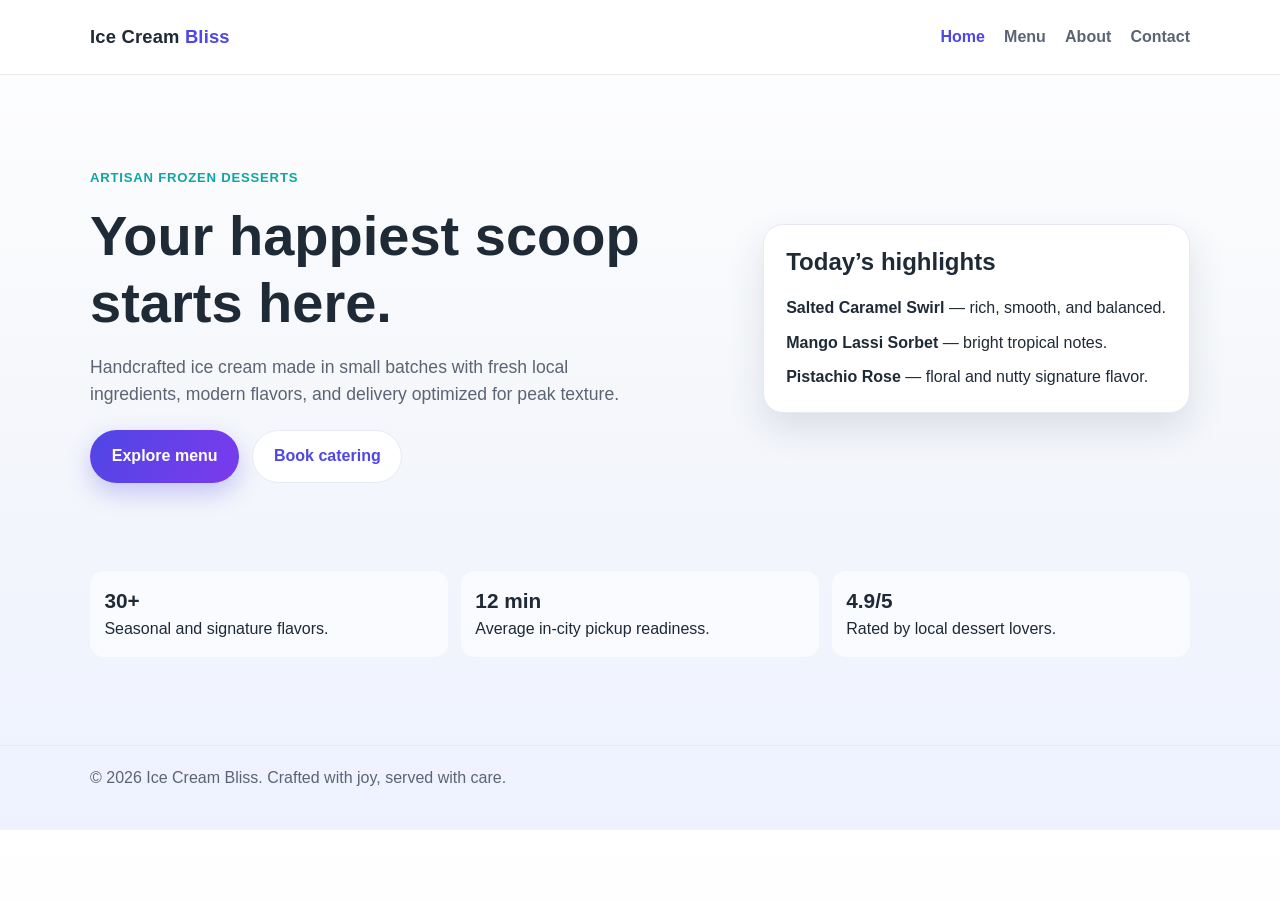
<file: index.html>
<!DOCTYPE html>
<html lang="en">
  <head>
    <meta charset="UTF-8" />
    <meta name="viewport" content="width=device-width, initial-scale=1.0" />
    <title>Ice Cream Bliss | Premium Scoop Experience</title>
    <link rel="stylesheet" href="styles.css" />
  </head>
  <body>
    <header class="site-header">
      <div class="container nav">
        <a class="brand" href="index.html">Ice Cream <span>Bliss</span></a>
        <ul class="nav-links">
          <li><a class="active" href="index.html">Home</a></li>
          <li><a href="menu.html">Menu</a></li>
          <li><a href="about.html">About</a></li>
          <li><a href="contact.html">Contact</a></li>
        </ul>
      </div>
    </header>

    <main>
      <section class="hero">
        <div class="container hero-grid">
          <div>
            <p class="kicker">Artisan frozen desserts</p>
            <h1>Your happiest scoop starts here.</h1>
            <p class="lead">
              Handcrafted ice cream made in small batches with fresh local ingredients,
              modern flavors, and delivery optimized for peak texture.
            </p>
            <div class="actions">
              <a class="btn btn-primary" href="menu.html">Explore menu</a>
              <a class="btn btn-secondary" href="contact.html">Book catering</a>
            </div>
          </div>

          <aside class="panel">
            <h2>Today’s highlights</h2>
            <ul class="contact-list">
              <li><strong>Salted Caramel Swirl</strong> — rich, smooth, and balanced.</li>
              <li><strong>Mango Lassi Sorbet</strong> — bright tropical notes.</li>
              <li><strong>Pistachio Rose</strong> — floral and nutty signature flavor.</li>
            </ul>
          </aside>
        </div>
      </section>

      <section class="section">
        <div class="container stats">
          <article class="stat">
            <strong>30+</strong>
            Seasonal and signature flavors.
          </article>
          <article class="stat">
            <strong>12 min</strong>
            Average in-city pickup readiness.
          </article>
          <article class="stat">
            <strong>4.9/5</strong>
            Rated by local dessert lovers.
          </article>
        </div>
      </section>
    </main>

    <footer class="footer">
      <div class="container">© 2026 Ice Cream Bliss. Crafted with joy, served with care.</div>
    </footer>
  </body>
</html>
</file>
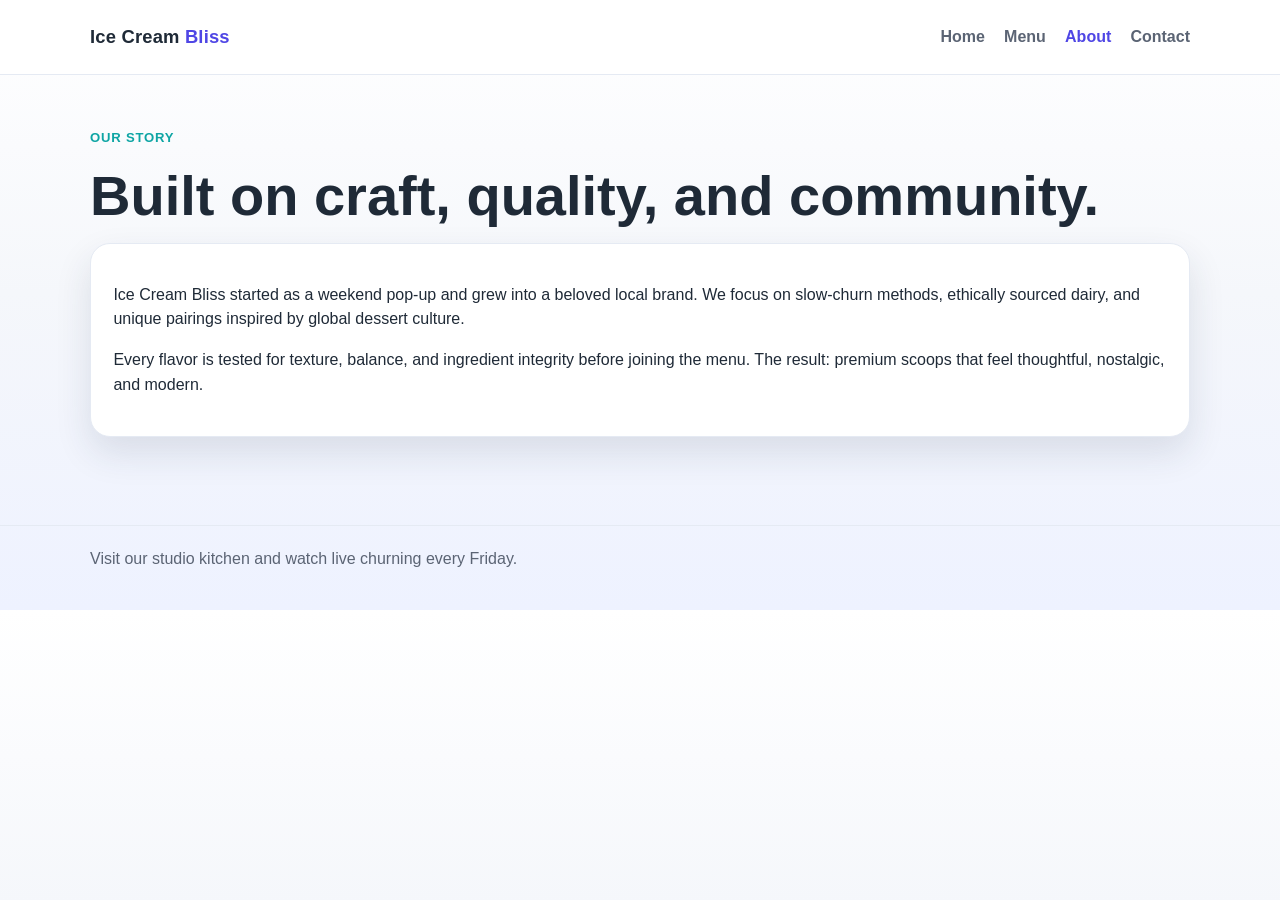
<file: about.html>
<!DOCTYPE html>
<html lang="en">
  <head>
    <meta charset="UTF-8" />
    <meta name="viewport" content="width=device-width, initial-scale=1.0" />
    <title>Ice Cream Bliss | About</title>
    <link rel="stylesheet" href="styles.css" />
  </head>
  <body>
    <header class="site-header">
      <div class="container nav">
        <a class="brand" href="index.html">Ice Cream <span>Bliss</span></a>
        <ul class="nav-links">
          <li><a href="index.html">Home</a></li>
          <li><a href="menu.html">Menu</a></li>
          <li><a class="active" href="about.html">About</a></li>
          <li><a href="contact.html">Contact</a></li>
        </ul>
      </div>
    </header>

    <main class="section">
      <div class="container">
        <p class="kicker">Our story</p>
        <h1>Built on craft, quality, and community.</h1>
        <div class="panel">
          <p>
            Ice Cream Bliss started as a weekend pop-up and grew into a beloved local brand.
            We focus on slow-churn methods, ethically sourced dairy, and unique pairings inspired
            by global dessert culture.
          </p>
          <p>
            Every flavor is tested for texture, balance, and ingredient integrity before joining
            the menu. The result: premium scoops that feel thoughtful, nostalgic, and modern.
          </p>
        </div>
      </div>
    </main>

    <footer class="footer">
      <div class="container">Visit our studio kitchen and watch live churning every Friday.</div>
    </footer>
  </body>
</html>
</file>
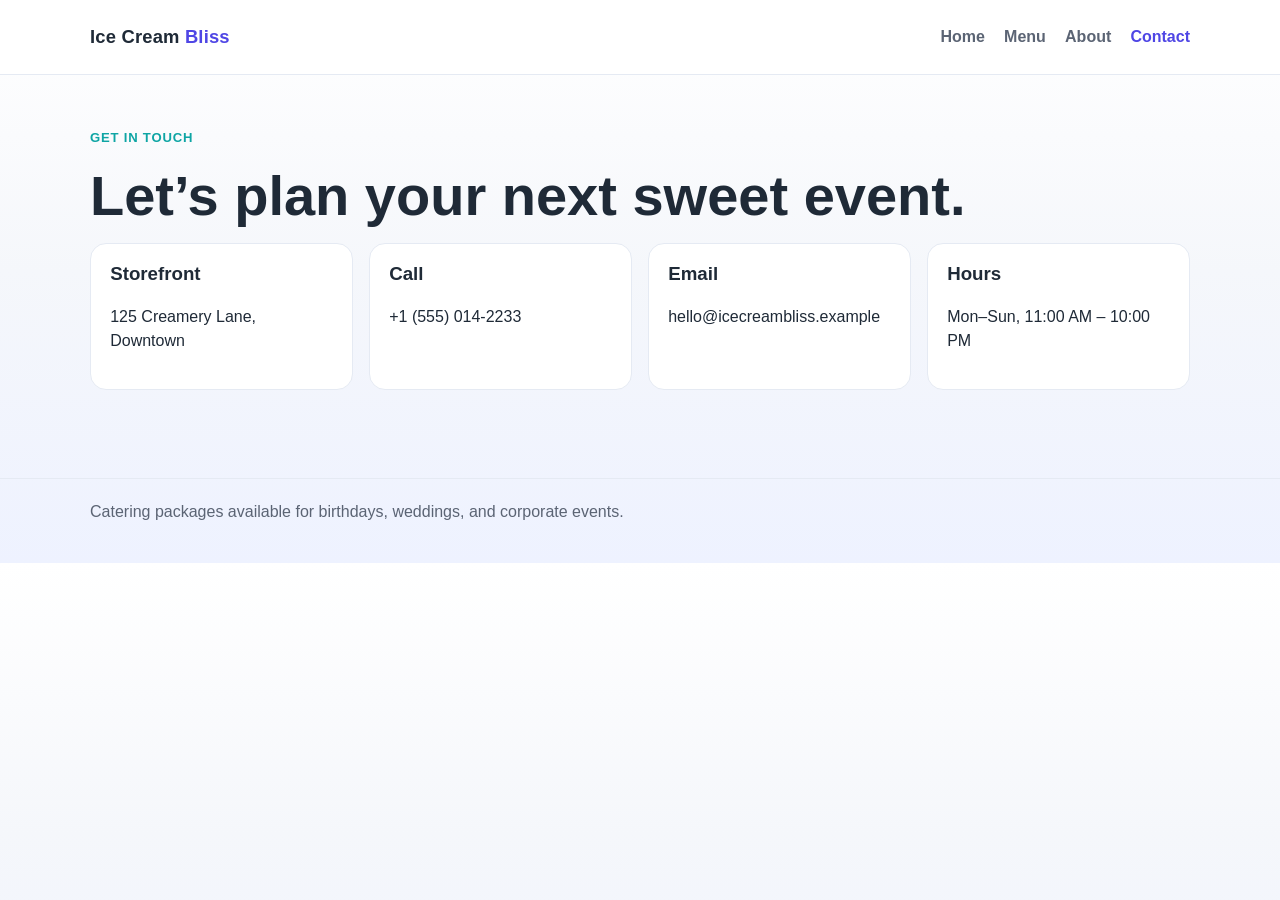
<file: contact.html>
<!DOCTYPE html>
<html lang="en">
  <head>
    <meta charset="UTF-8" />
    <meta name="viewport" content="width=device-width, initial-scale=1.0" />
    <title>Ice Cream Bliss | Contact</title>
    <link rel="stylesheet" href="styles.css" />
  </head>
  <body>
    <header class="site-header">
      <div class="container nav">
        <a class="brand" href="index.html">Ice Cream <span>Bliss</span></a>
        <ul class="nav-links">
          <li><a href="index.html">Home</a></li>
          <li><a href="menu.html">Menu</a></li>
          <li><a href="about.html">About</a></li>
          <li><a class="active" href="contact.html">Contact</a></li>
        </ul>
      </div>
    </header>

    <main class="section">
      <div class="container">
        <p class="kicker">Get in touch</p>
        <h1>Let’s plan your next sweet event.</h1>
        <div class="cards">
          <article class="card">
            <h3>Storefront</h3>
            <p>125 Creamery Lane, Downtown</p>
          </article>
          <article class="card">
            <h3>Call</h3>
            <p>+1 (555) 014-2233</p>
          </article>
          <article class="card">
            <h3>Email</h3>
            <p>hello@icecreambliss.example</p>
          </article>
          <article class="card">
            <h3>Hours</h3>
            <p>Mon–Sun, 11:00 AM – 10:00 PM</p>
          </article>
        </div>
      </div>
    </main>

    <footer class="footer">
      <div class="container">Catering packages available for birthdays, weddings, and corporate events.</div>
    </footer>
  </body>
</html>
</file>
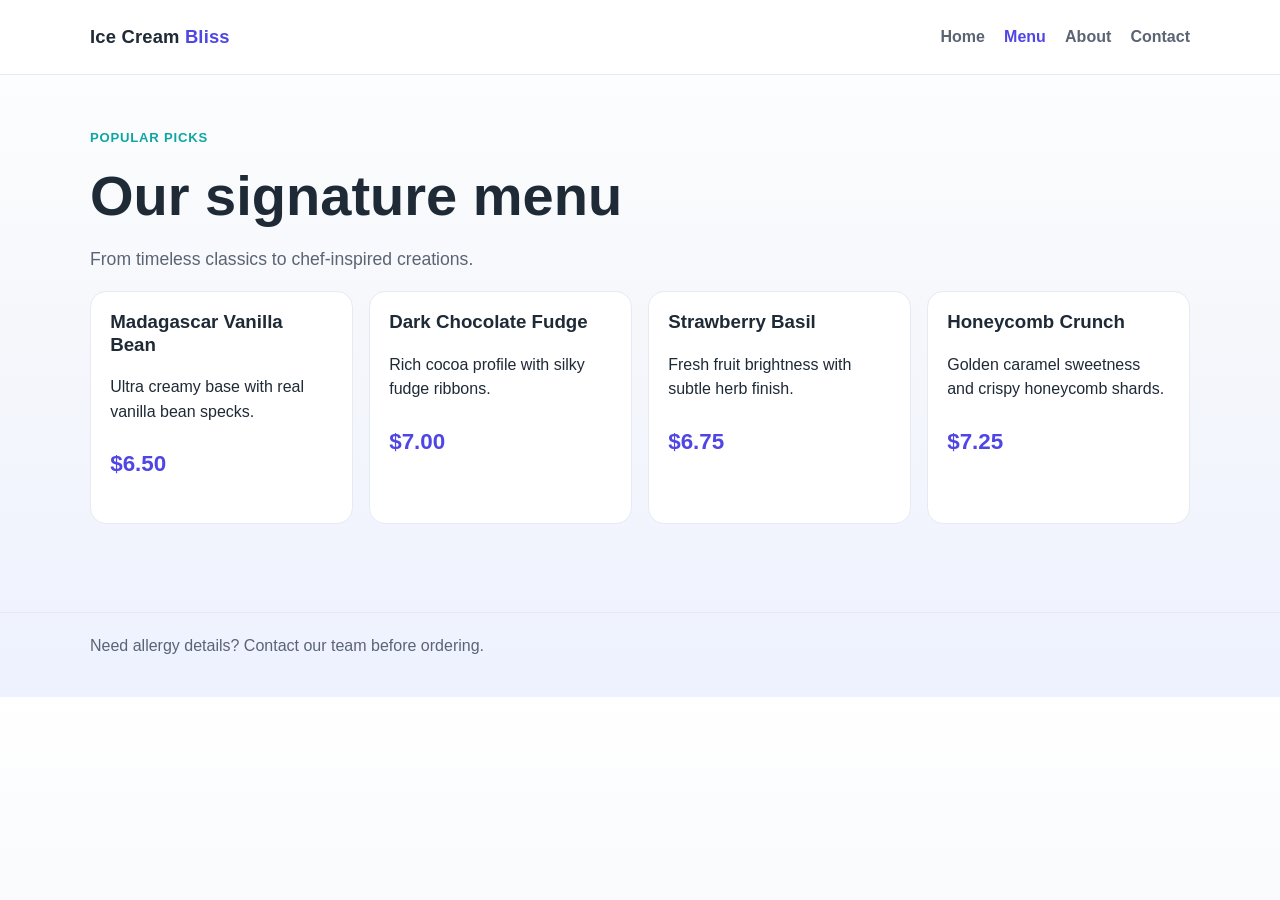
<file: menu.html>
<!DOCTYPE html>
<html lang="en">
  <head>
    <meta charset="UTF-8" />
    <meta name="viewport" content="width=device-width, initial-scale=1.0" />
    <title>Ice Cream Bliss | Menu</title>
    <link rel="stylesheet" href="styles.css" />
  </head>
  <body>
    <header class="site-header">
      <div class="container nav">
        <a class="brand" href="index.html">Ice Cream <span>Bliss</span></a>
        <ul class="nav-links">
          <li><a href="index.html">Home</a></li>
          <li><a class="active" href="menu.html">Menu</a></li>
          <li><a href="about.html">About</a></li>
          <li><a href="contact.html">Contact</a></li>
        </ul>
      </div>
    </header>

    <main class="section">
      <div class="container">
        <p class="kicker">Popular picks</p>
        <h1>Our signature menu</h1>
        <p class="lead">From timeless classics to chef-inspired creations.</p>

        <section class="cards">
          <article class="card">
            <h3>Madagascar Vanilla Bean</h3>
            <p>Ultra creamy base with real vanilla bean specks.</p>
            <p class="price">$6.50</p>
          </article>
          <article class="card">
            <h3>Dark Chocolate Fudge</h3>
            <p>Rich cocoa profile with silky fudge ribbons.</p>
            <p class="price">$7.00</p>
          </article>
          <article class="card">
            <h3>Strawberry Basil</h3>
            <p>Fresh fruit brightness with subtle herb finish.</p>
            <p class="price">$6.75</p>
          </article>
          <article class="card">
            <h3>Honeycomb Crunch</h3>
            <p>Golden caramel sweetness and crispy honeycomb shards.</p>
            <p class="price">$7.25</p>
          </article>
        </section>
      </div>
    </main>

    <footer class="footer">
      <div class="container">Need allergy details? Contact our team before ordering.</div>
    </footer>
  </body>
</html>
</file>
<file: styles.css>
:root {
  --bg: #f5f7fb;
  --surface: #ffffff;
  --surface-soft: #f9fbff;
  --text: #1f2a37;
  --muted: #5b6474;
  --primary: #4f46e5;
  --primary-dark: #3b35b6;
  --accent: #0ea5a4;
  --border: #e5eaf3;
  --shadow: 0 16px 36px rgba(35, 46, 76, 0.12);
}

* {
  box-sizing: border-box;
}

html,
body {
  margin: 0;
  padding: 0;
}

body {
  font-family: Inter, "Segoe UI", Roboto, Helvetica, Arial, sans-serif;
  color: var(--text);
  background: linear-gradient(180deg, #ffffff 0%, var(--bg) 48%, #eef2ff 100%);
  line-height: 1.55;
}

a {
  color: inherit;
}

.container {
  width: min(1100px, 92%);
  margin: 0 auto;
}

.site-header {
  position: sticky;
  top: 0;
  z-index: 10;
  backdrop-filter: blur(8px);
  background: rgba(255, 255, 255, 0.85);
  border-bottom: 1px solid var(--border);
}

.nav {
  display: flex;
  align-items: center;
  justify-content: space-between;
  min-height: 74px;
}

.brand {
  font-weight: 800;
  font-size: 1.15rem;
  text-decoration: none;
  letter-spacing: 0.01em;
}

.brand span {
  color: var(--primary);
}

.nav-links {
  list-style: none;
  display: flex;
  gap: 1.2rem;
  padding: 0;
  margin: 0;
}

.nav-links a {
  text-decoration: none;
  color: var(--muted);
  font-weight: 600;
}

.nav-links a:hover,
.nav-links a.active {
  color: var(--primary);
}

.btn {
  display: inline-block;
  border-radius: 999px;
  text-decoration: none;
  font-weight: 700;
  padding: 0.8rem 1.3rem;
  border: 1px solid transparent;
}

.btn-primary {
  background: linear-gradient(120deg, var(--primary), #7c3aed);
  color: #fff;
  box-shadow: 0 10px 24px rgba(79, 70, 229, 0.28);
}

.btn-primary:hover {
  background: linear-gradient(120deg, var(--primary-dark), #5b21b6);
}

.btn-secondary {
  background: #fff;
  color: var(--primary);
  border-color: var(--border);
}

.hero {
  padding: 5rem 0 3rem;
}

.hero-grid {
  display: grid;
  grid-template-columns: 1.2fr 0.8fr;
  gap: 2rem;
  align-items: center;
}

.kicker {
  color: var(--accent);
  text-transform: uppercase;
  font-weight: 700;
  letter-spacing: 0.06em;
  font-size: 0.82rem;
}

h1,
h2,
h3 {
  margin-top: 0;
  line-height: 1.2;
}

h1 {
  font-size: clamp(2rem, 6vw, 3.5rem);
  margin-bottom: 0.9rem;
}

.lead {
  color: var(--muted);
  font-size: 1.1rem;
  max-width: 58ch;
}

.actions {
  display: flex;
  gap: 0.8rem;
  flex-wrap: wrap;
  margin-top: 1.4rem;
}

.panel {
  background: var(--surface);
  border-radius: 20px;
  box-shadow: var(--shadow);
  border: 1px solid var(--border);
  padding: 1.4rem;
}

.stats {
  display: grid;
  grid-template-columns: repeat(3, 1fr);
  gap: 0.8rem;
}

.stat {
  background: var(--surface-soft);
  border-radius: 14px;
  padding: 0.9rem;
}

.stat strong {
  display: block;
  font-size: 1.3rem;
}

.section {
  padding: 2.5rem 0;
}

.cards {
  display: grid;
  grid-template-columns: repeat(auto-fit, minmax(220px, 1fr));
  gap: 1rem;
}

.card {
  background: var(--surface);
  border-radius: 16px;
  padding: 1.2rem;
  border: 1px solid var(--border);
}

.price {
  font-size: 1.4rem;
  font-weight: 800;
  color: var(--primary);
}

.footer {
  margin-top: 3rem;
  border-top: 1px solid var(--border);
  padding: 1.3rem 0 2.4rem;
  color: var(--muted);
}

.contact-list {
  list-style: none;
  padding: 0;
  margin: 0;
  display: grid;
  gap: 0.6rem;
}

@media (max-width: 820px) {
  .nav {
    flex-direction: column;
    justify-content: center;
    padding: 0.8rem 0;
    gap: 0.7rem;
  }

  .hero-grid {
    grid-template-columns: 1fr;
  }

  .stats {
    grid-template-columns: 1fr;
  }
}
</file>
